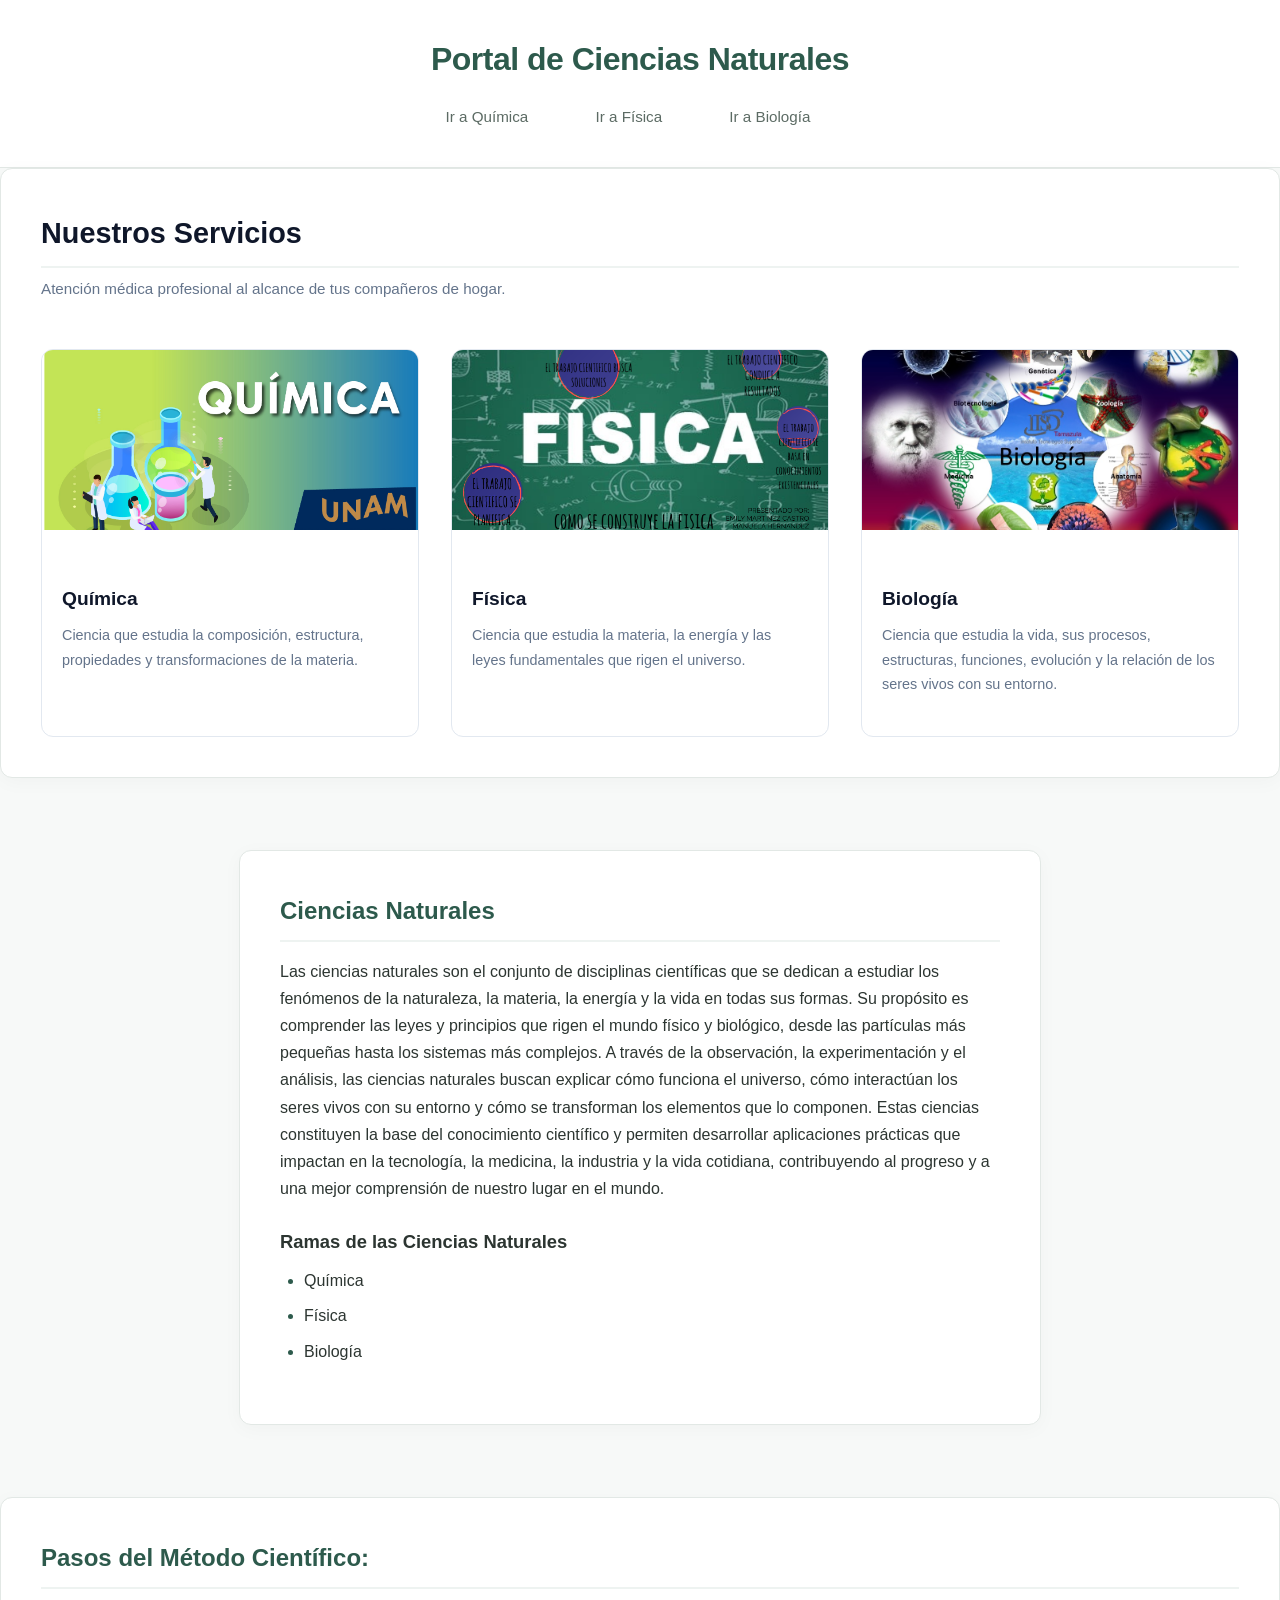
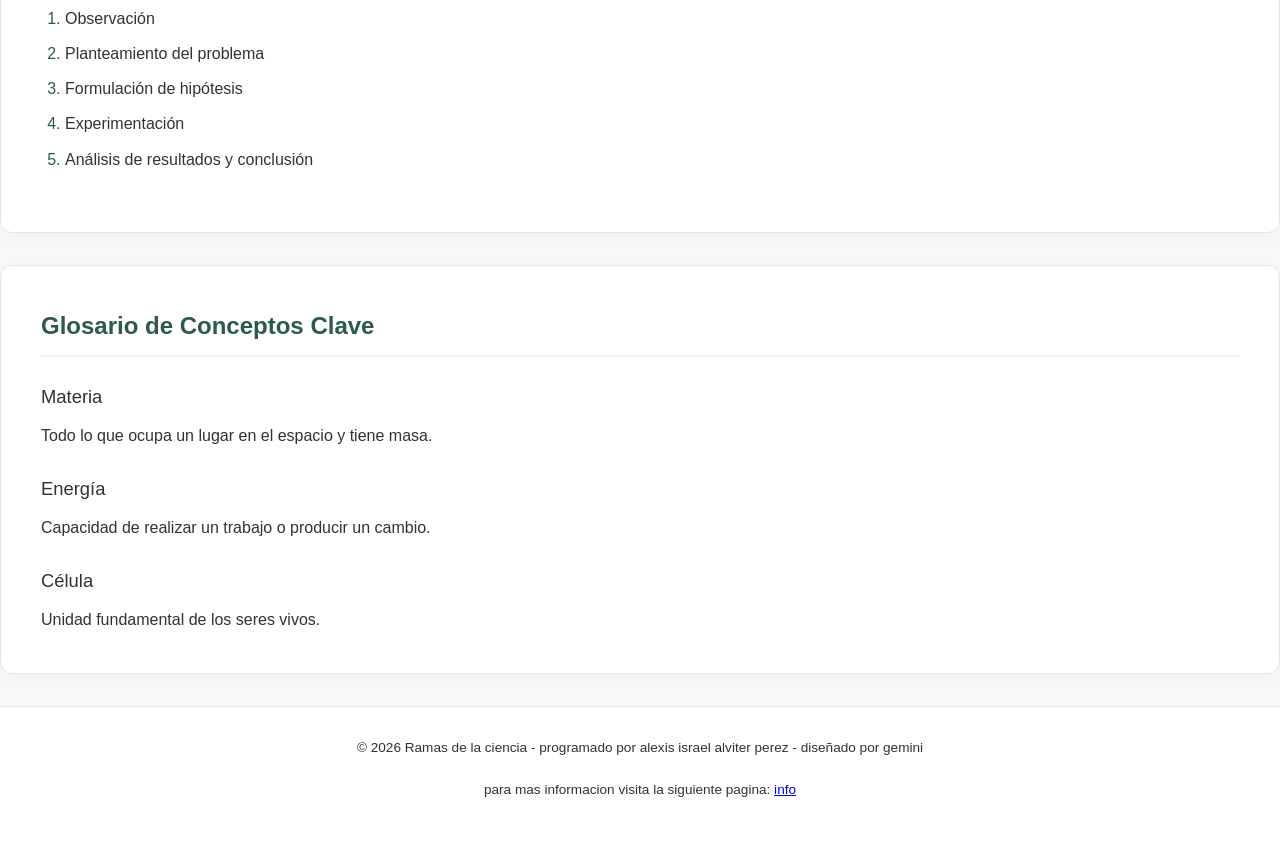
<file: index.html>
<!DOCTYPE html>
<html lang="es">
<head>
    <meta charset="UTF-8">
    <meta name="viewport" content="width=device-width, initial-scale=1.0">
    <title>Portal de Ciencias Naturales</title>
    <link rel="stylesheet" href="estilo.css">
</head>
<body>


    <header>
        <h1>Portal de Ciencias Naturales</h1>
        <nav>
        <a href="quimica.html" class="boton-menu">Ir a Química</a><br>
        <a href="fisica.html" class="boton-menu">Ir a Física</a><br>
        <a href="biologia.html" class="boton-menu">Ir a Biología</a><br>
        </nav>
    </header>

    <section class="services">
        <h2>Nuestros Servicios</h2>
        <p class="services-subtitle">Atención médica profesional al alcance de tus compañeros de hogar.</p>

        <div class="grid-services">
            <!-- Servicio 1 -->
            <div class="card">
                <img src="quimica.jpg" 
                     alt="quimica">
                <div class="card-body">
                    <h3>Química</h3>
                    <p>Ciencia que estudia la composición, estructura, propiedades y transformaciones de la materia.</p>
                </div>
            </div>

            <!-- Servicio 2 -->
            <div class="card">
                <img src="fisica.png" 
                     alt="fisica">
                <div class="card-body">
                    <h3>Física</h3>
                    <p>Ciencia que estudia la materia, la energía y las leyes fundamentales que rigen el universo.</p>
                </div>
            </div>

            <!-- Servicio 3 -->
            <div class="card">
                <img src="biologia.jpg" 
                     alt="biologia">
                <div class="card-body">
                    <h3>Biología</h3>
                    <p>Ciencia que estudia la vida, sus procesos, estructuras, funciones, evolución y la relación de los seres vivos con su entorno.</p>
                </div>
            </div>
        </div>
    </section>

    <main>
        <section id="cienciaNaturales">
            <h2>Ciencias Naturales</h2>
<p>
Las ciencias naturales son el conjunto de disciplinas científicas que se dedican a estudiar los fenómenos de la naturaleza, la materia, la energía y la vida en todas sus formas. 
Su propósito es comprender las leyes y principios que rigen el mundo físico y biológico, desde las partículas más pequeñas hasta los sistemas más complejos. 
A través de la observación, la experimentación y el análisis, las ciencias naturales buscan explicar cómo funciona el universo, cómo interactúan los seres vivos con su entorno 
y cómo se transforman los elementos que lo componen. Estas ciencias constituyen la base del conocimiento científico y permiten desarrollar aplicaciones prácticas que 
impactan en la tecnología, la medicina, la industria y la vida cotidiana, contribuyendo al progreso y a una mejor comprensión de nuestro lugar en el mundo.
</p>            
            <h3>Ramas de las Ciencias Naturales</h3>
            <ul>
                <li>Química</li>
                <li>Física</li>
                <li>Biología</li>
            </ul>
        </section>
    </main>

        <section id="metodoCientifico">
            <h2>Pasos del Método Científico:</h2>
            <ol>
                <li>Observación</li>
                <li>Planteamiento del problema</li>
                <li>Formulación de hipótesis</li>
                <li>Experimentación</li>
                <li>Análisis de resultados y conclusión</li>
            </ol>
        </section>

                <section id="conceptos">
            <h2>Glosario de Conceptos Clave</h2>

            <dl>
                <dt>Materia</dt>
                <dd>Todo lo que ocupa un lugar en el espacio y tiene masa.</dd>
                <dt>Energía</dt>
                <dd>Capacidad de realizar un trabajo o producir un cambio.</dd>
                <dt>Célula</dt>
                <dd>Unidad fundamental de los seres vivos.</dd>
            </dl>
        </section>

    <footer>
        <p>© 2026 Ramas de la ciencia - programado por alexis israel alviter perez - diseñado por gemini</p>
                    <p>
                para mas informacion visita la siguiente pagina: <a href="https://concepto.de/ciencias-naturales/">info</a><br>
            </p>
    </footer>

</body>
</html>
</file>
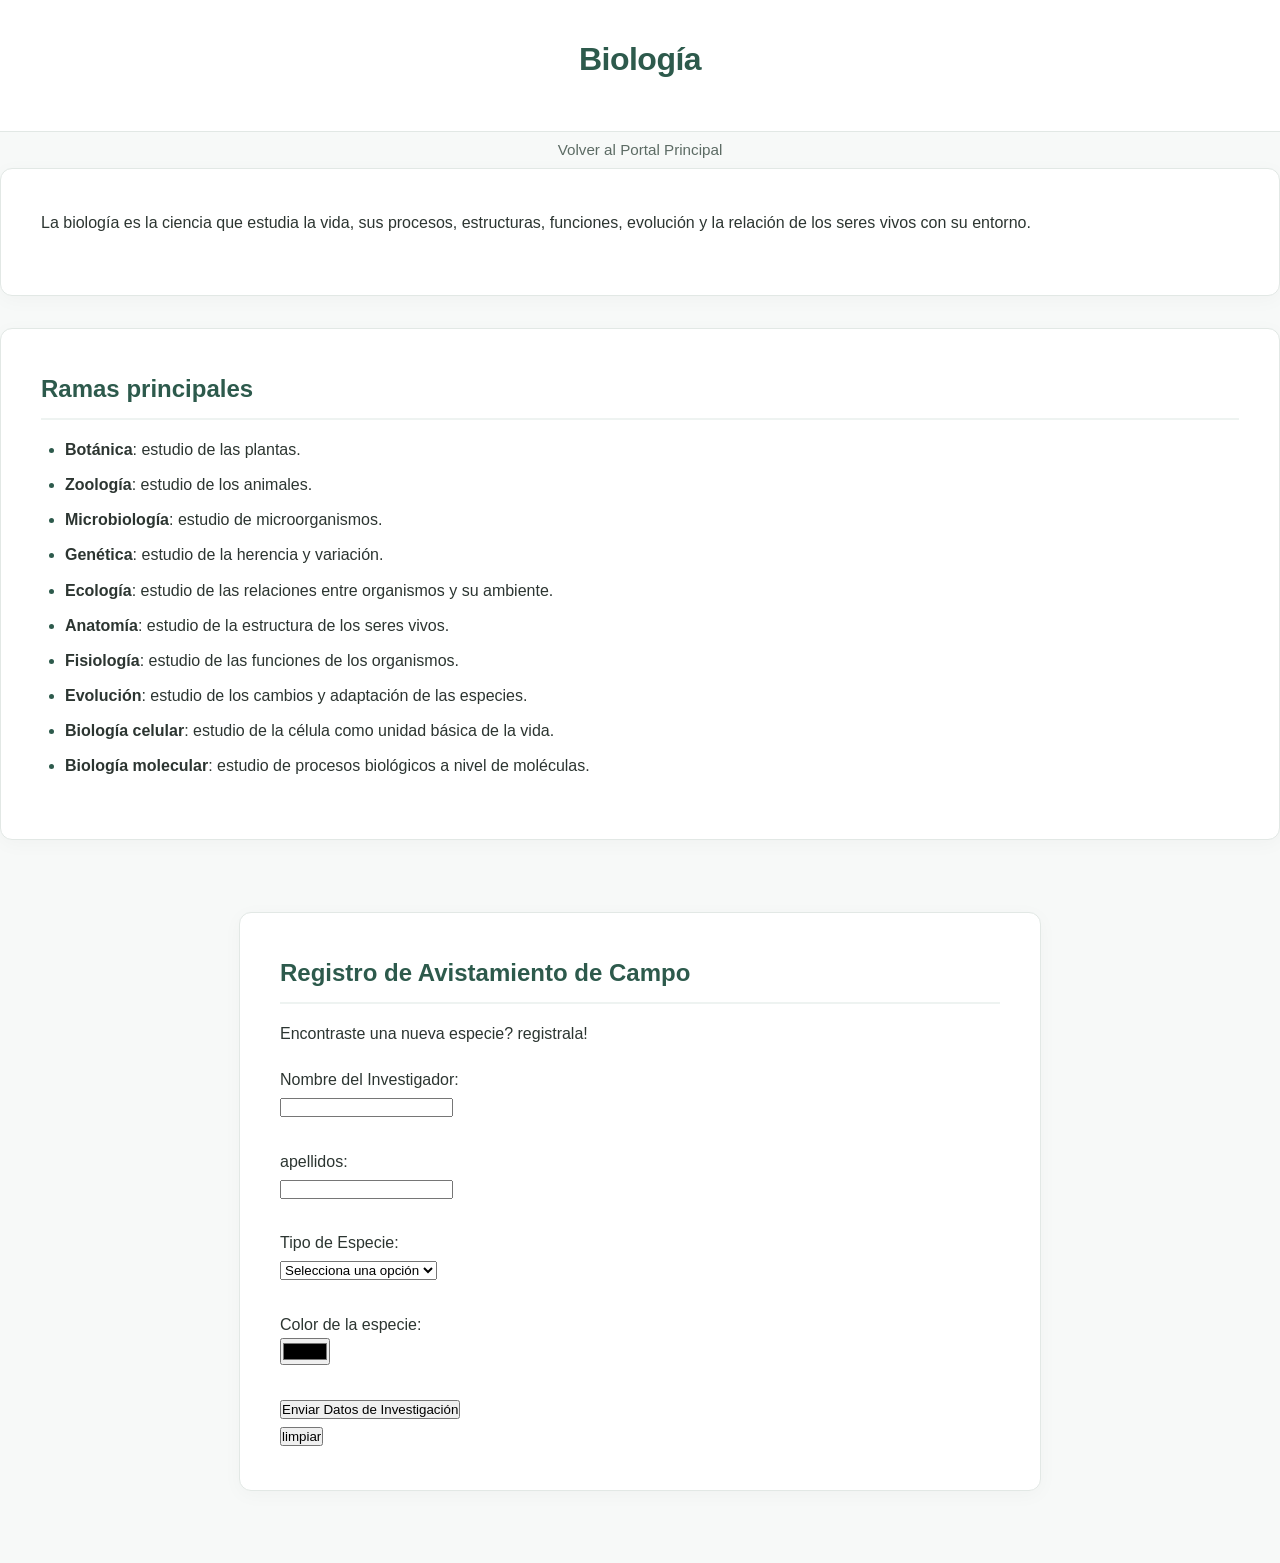
<file: biologia.html>
<!DOCTYPE html>
<html lang="es">
<head>
    <meta charset="UTF-8">
    <meta name="viewport" content="width=device-width, initial-scale=1.0">
    <title>Biologia</title>
    <link rel="stylesheet" href="estilo.css">
</head>
<body>
<header>
        <h1>Biología</h1>
</header>
<nav>
        <a href="index.html" class="boton-volver">Volver al Portal Principal</a>
</nav>
<section>
<p>
La biología es la ciencia que estudia la vida, sus procesos, estructuras, funciones, evolución y la relación de los seres vivos con su entorno.
</p>
</section>
<section>
<h2>Ramas principales</h2>
<ul>
  <li><strong>Botánica</strong>: estudio de las plantas.</li>
  <li><strong>Zoología</strong>: estudio de los animales.</li>
  <li><strong>Microbiología</strong>: estudio de microorganismos.</li>
  <li><strong>Genética</strong>: estudio de la herencia y variación.</li>
  <li><strong>Ecología</strong>: estudio de las relaciones entre organismos y su ambiente.</li>
  <li><strong>Anatomía</strong>: estudio de la estructura de los seres vivos.</li>
  <li><strong>Fisiología</strong>: estudio de las funciones de los organismos.</li>
  <li><strong>Evolución</strong>: estudio de los cambios y adaptación de las especies.</li>
  <li><strong>Biología celular</strong>: estudio de la célula como unidad básica de la vida.</li>
  <li><strong>Biología molecular</strong>: estudio de procesos biológicos a nivel de moléculas.</li>
</ul>
</section>
<main>
<section>
    <h2>Registro de Avistamiento de Campo</h2>
    <p>Encontraste una nueva especie? registrala!</p>

    <form method="get" action="#">
        
        <label for="investigador">Nombre del Investigador:</label><br>
        <input type="text" name="nombre" id="nombre" required><br><br>
        <label for="paterno">apellidos:</label><br>
        <input type="text" name="paterno" id="M"><br><br>
        <label for="tipo_especie">Tipo de Especie:</label><br>
        <select name="especie" id="especie" required>
            <option value="" disabled selected>Selecciona una opción</option>
            <option value="planta">Planta</option>
            <option value="animal">Animal</option>
            <option value="hongo">Hongo</option>
        </select><br><br>
        <label for="color_especie">Color de la especie:</label><br>
        <input type="color" name="colorEspecie" id="colorEspecie"><br><br>
        <input type="submit" value="Enviar Datos de Investigación" onclick="alert('¡Datos enviados con éxito para investigación!');"><br>
        <input type="reset" value="limpiar">

    </form>
</section>
</main>
</body>
</html>
</file>
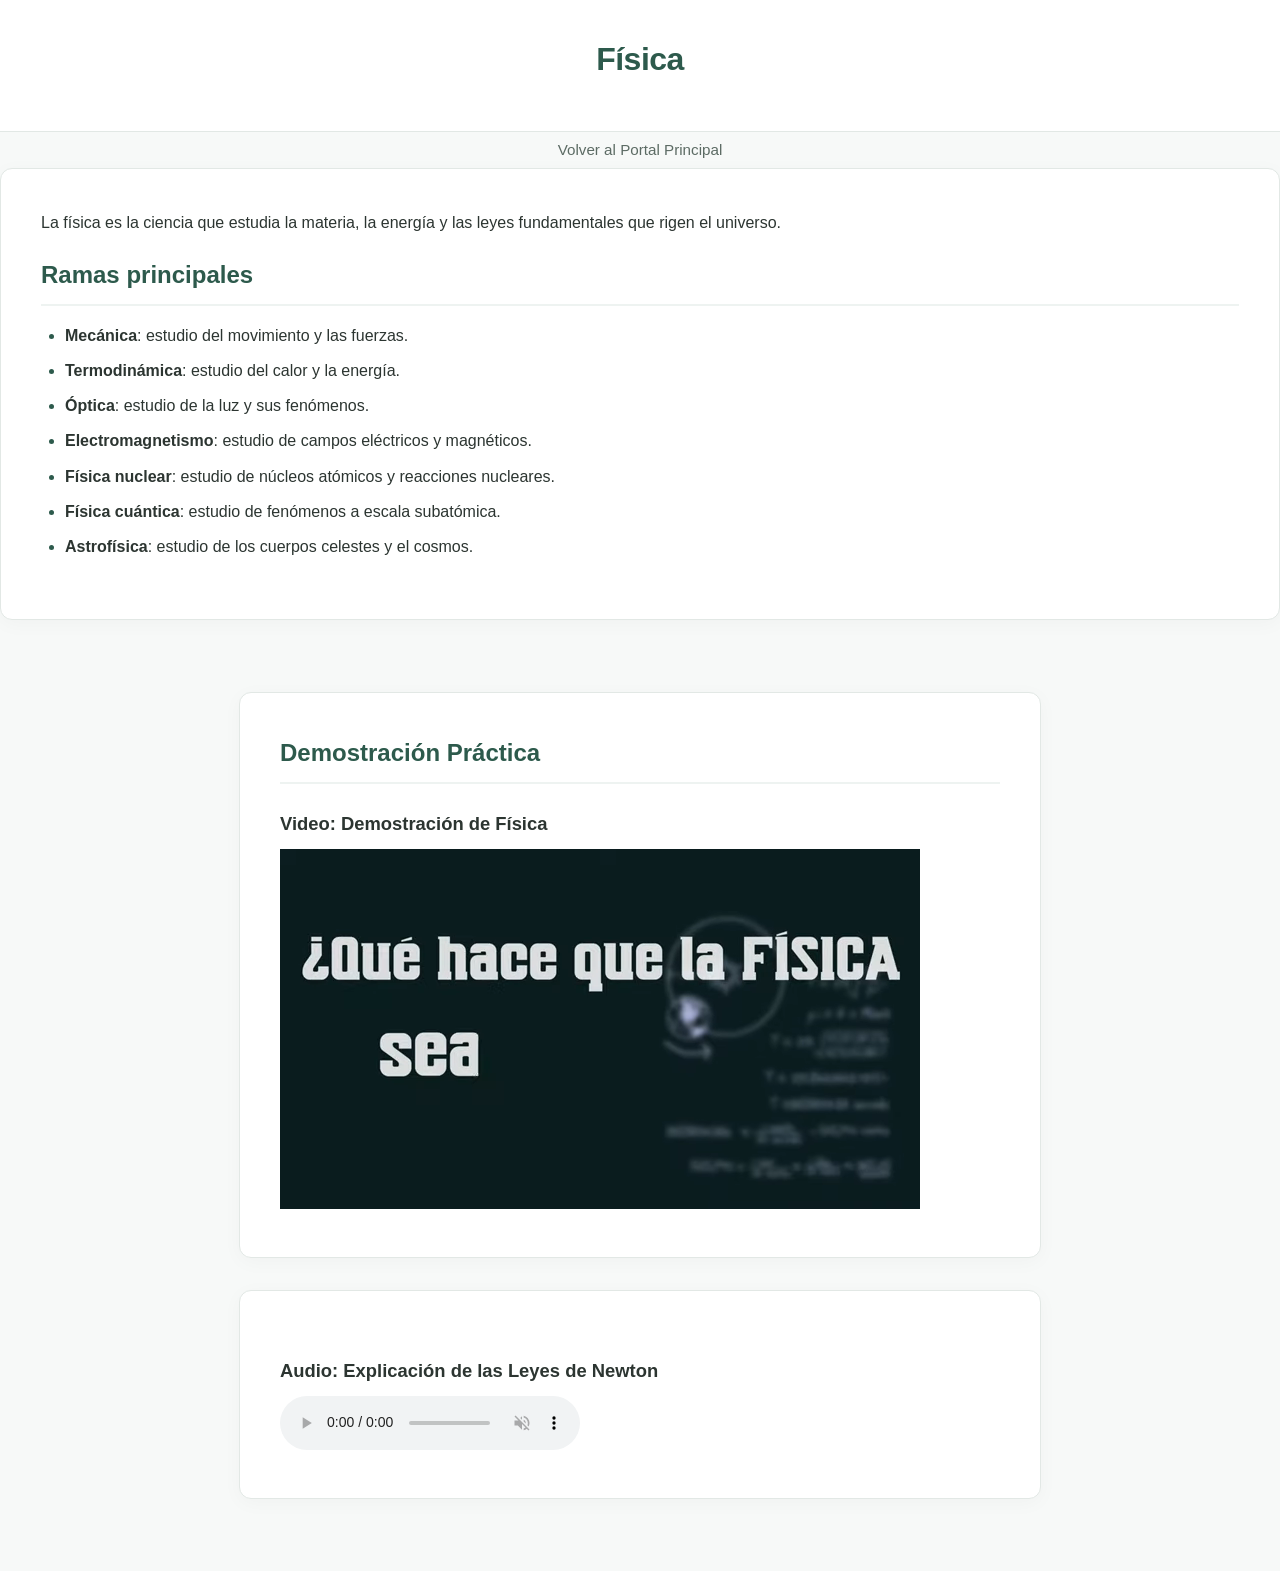
<file: fisica.html>
<!DOCTYPE html>
<html lang="es">
<head>
    <meta charset="UTF-8">
    <meta name="viewport" content="width=device-width, initial-scale=1.0">
    <title>Física</title>
    <link rel="stylesheet" href="estilo.css">
</head>
<body>
<header>
        <h1>Física</h1>
</header>
        <nav>
        <a href="index.html" class="boton-volver">Volver al Portal Principal</a>
        </nav>
        <section>
<p>
La física es la ciencia que estudia la materia, la energía y las leyes fundamentales que rigen el universo.
</p>

<h2>Ramas principales</h2>
<ul>
  <li><strong>Mecánica</strong>: estudio del movimiento y las fuerzas.</li>
  <li><strong>Termodinámica</strong>: estudio del calor y la energía.</li>
  <li><strong>Óptica</strong>: estudio de la luz y sus fenómenos.</li>
  <li><strong>Electromagnetismo</strong>: estudio de campos eléctricos y magnéticos.</li>
  <li><strong>Física nuclear</strong>: estudio de núcleos atómicos y reacciones nucleares.</li>
  <li><strong>Física cuántica</strong>: estudio de fenómenos a escala subatómica.</li>
  <li><strong>Astrofísica</strong>: estudio de los cuerpos celestes y el cosmos.</li>
</ul>
</section>
<main>
<section>
            <h2>Demostración Práctica</h2>
            
            <h3>Video: Demostración de Física</h3>
            <video width="640" height="360" controls muted autoplay loop>
                <source src="¿Qué es la FÍSICA_ _ En 2 minutos.webm" type="video/mp4">
                <source src="¿Qué es la FÍSICA_ _ En 2 minutos.webm" type="video/webm">
                Tu navegador no soporta la etiqueta de video.
            </video>
</section>
<section>
            <h3>Audio: Explicación de las Leyes de Newton</h3>
            <audio controls loop preload="auto" muted>
                <source src="WhatsApp Audio 2026-10-09 at 8.15.47 AM.mp4" type="audio/mp3">
                Tu navegador no soporta el elemento de audio.
            </audio>
</section>
</main>
</body>
</html>
</file>
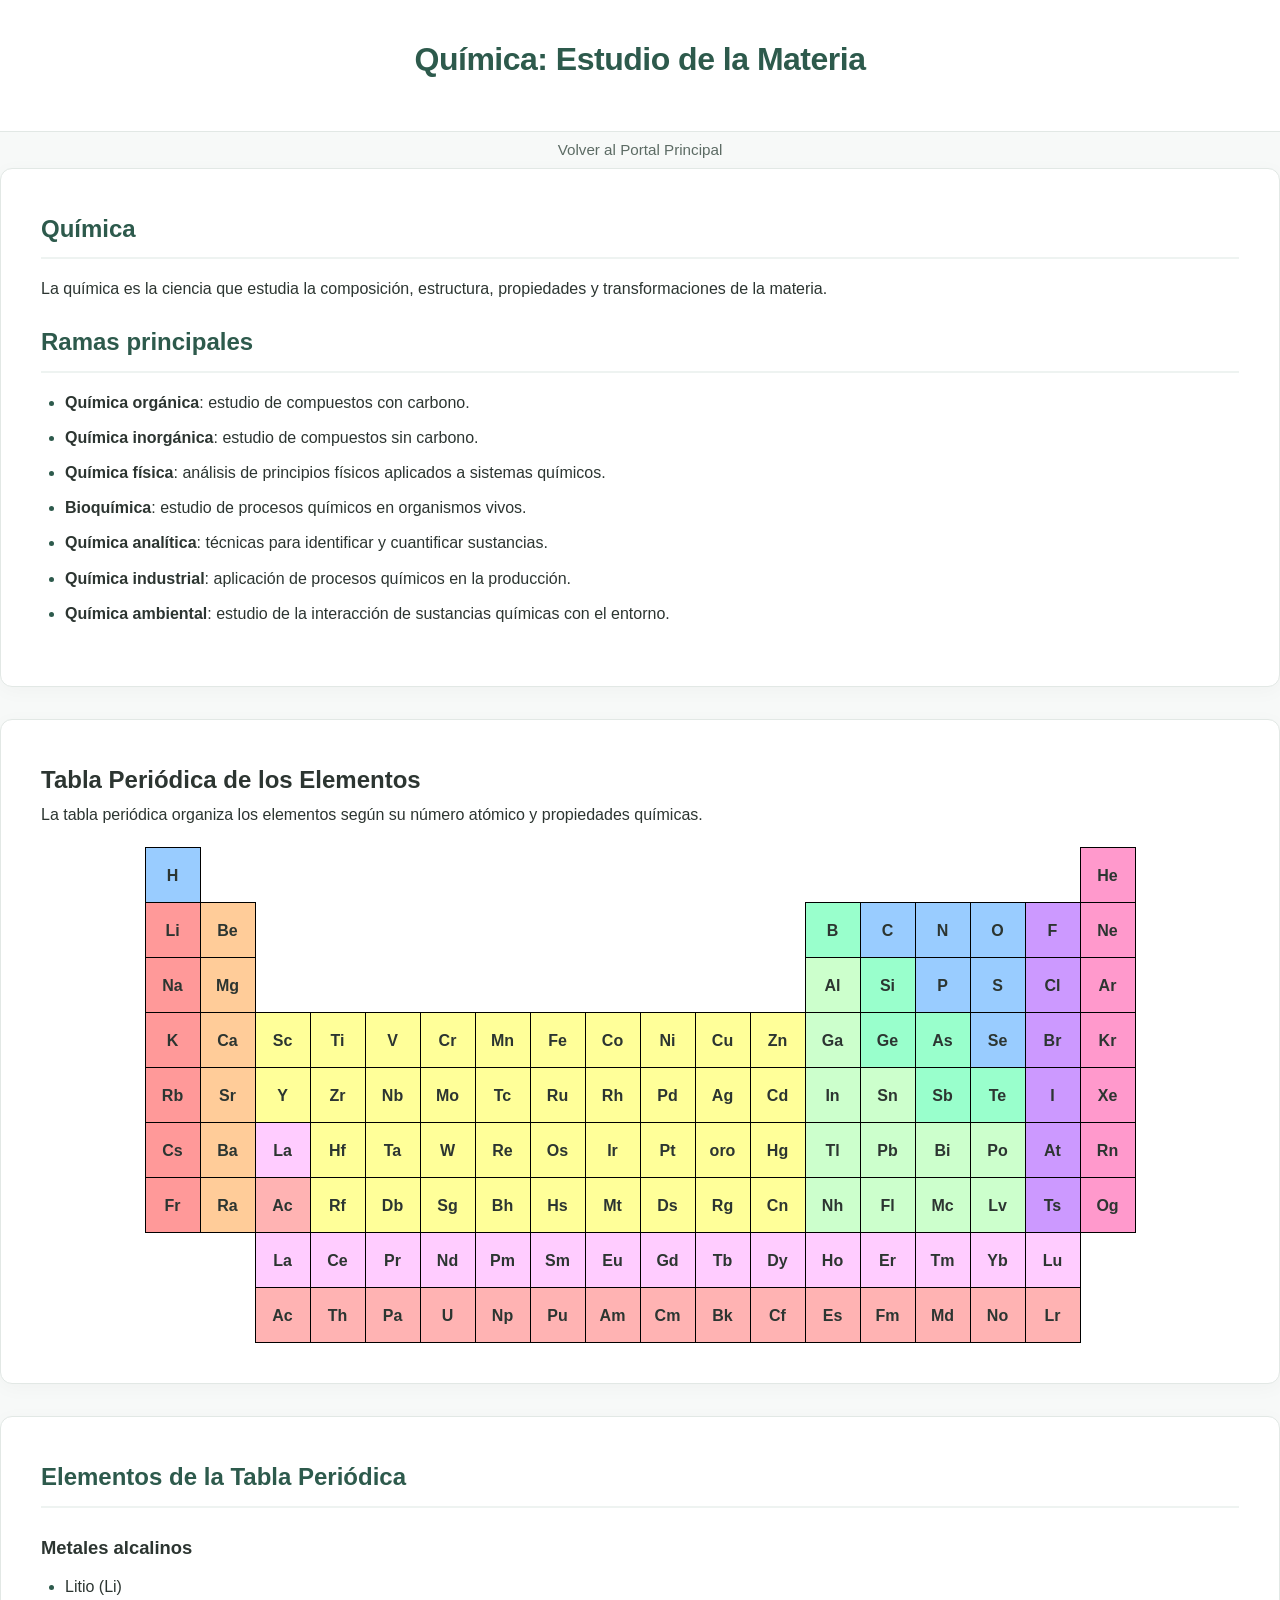
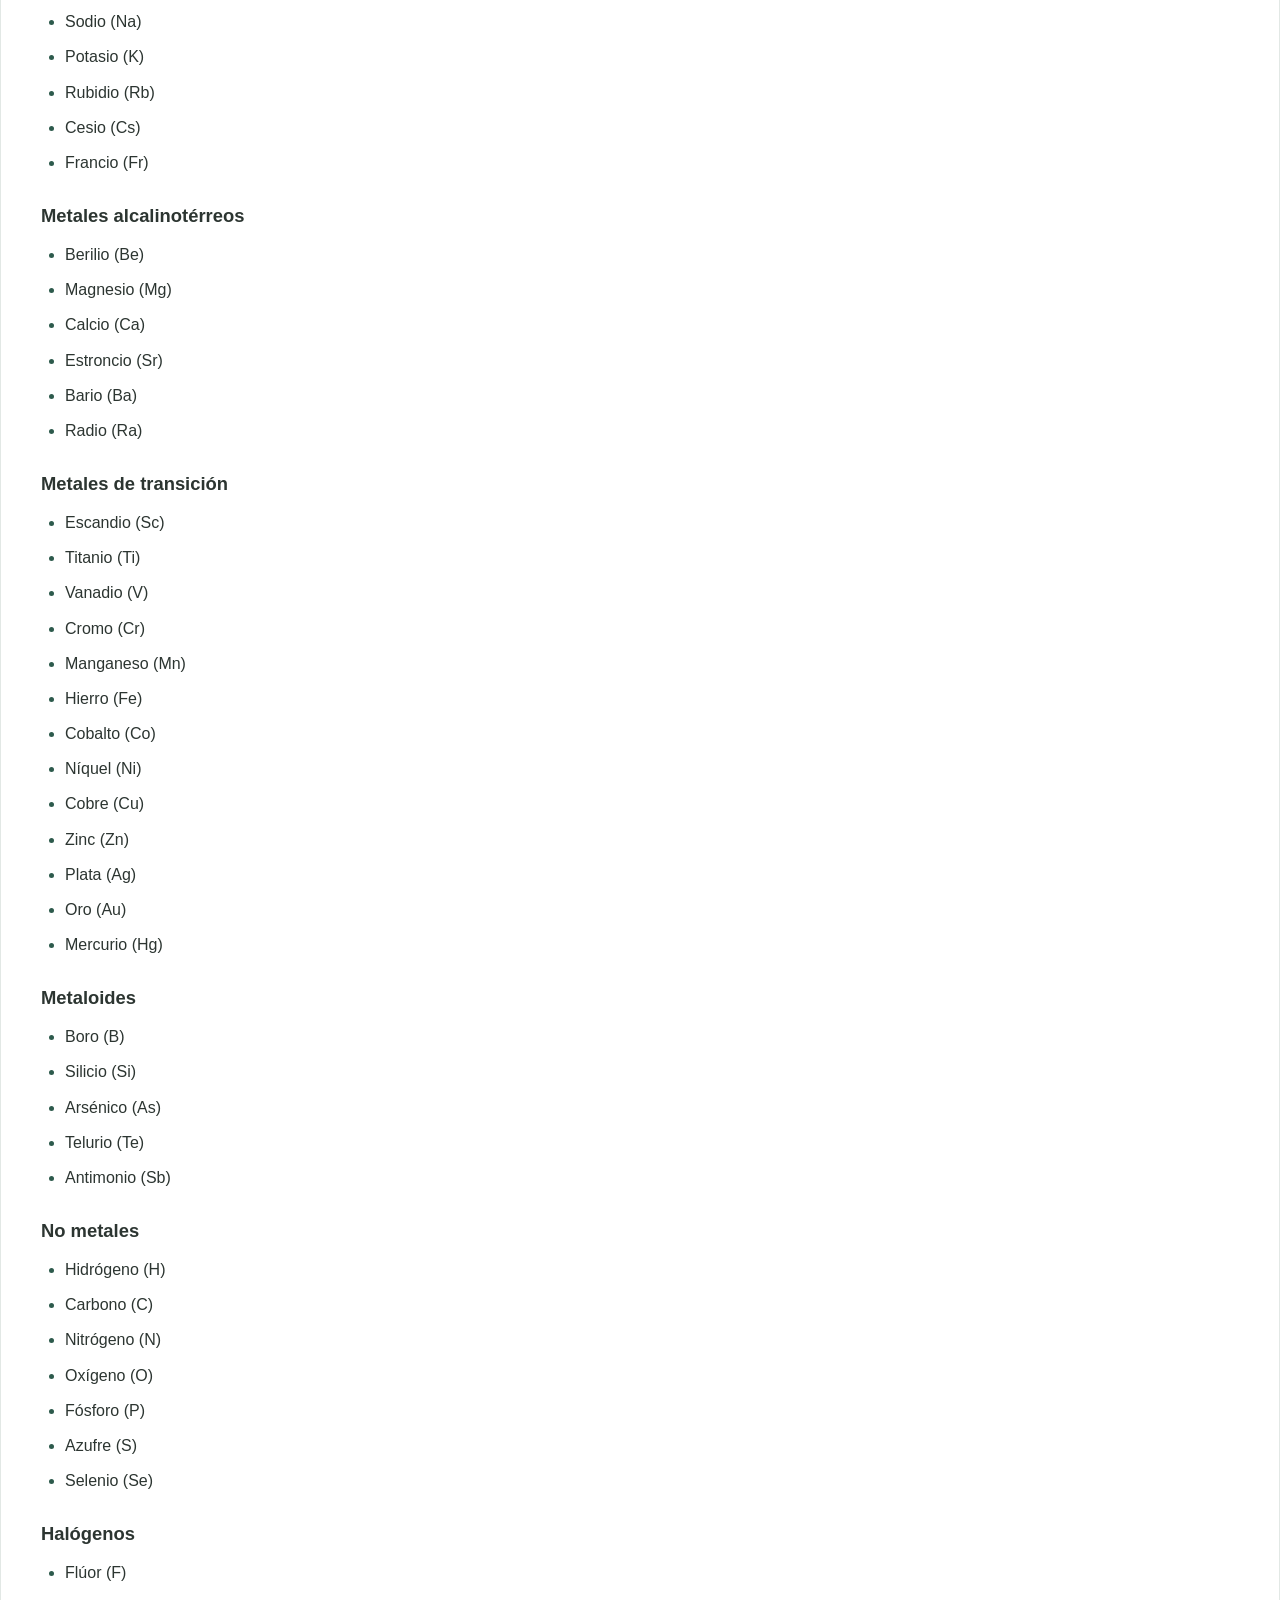
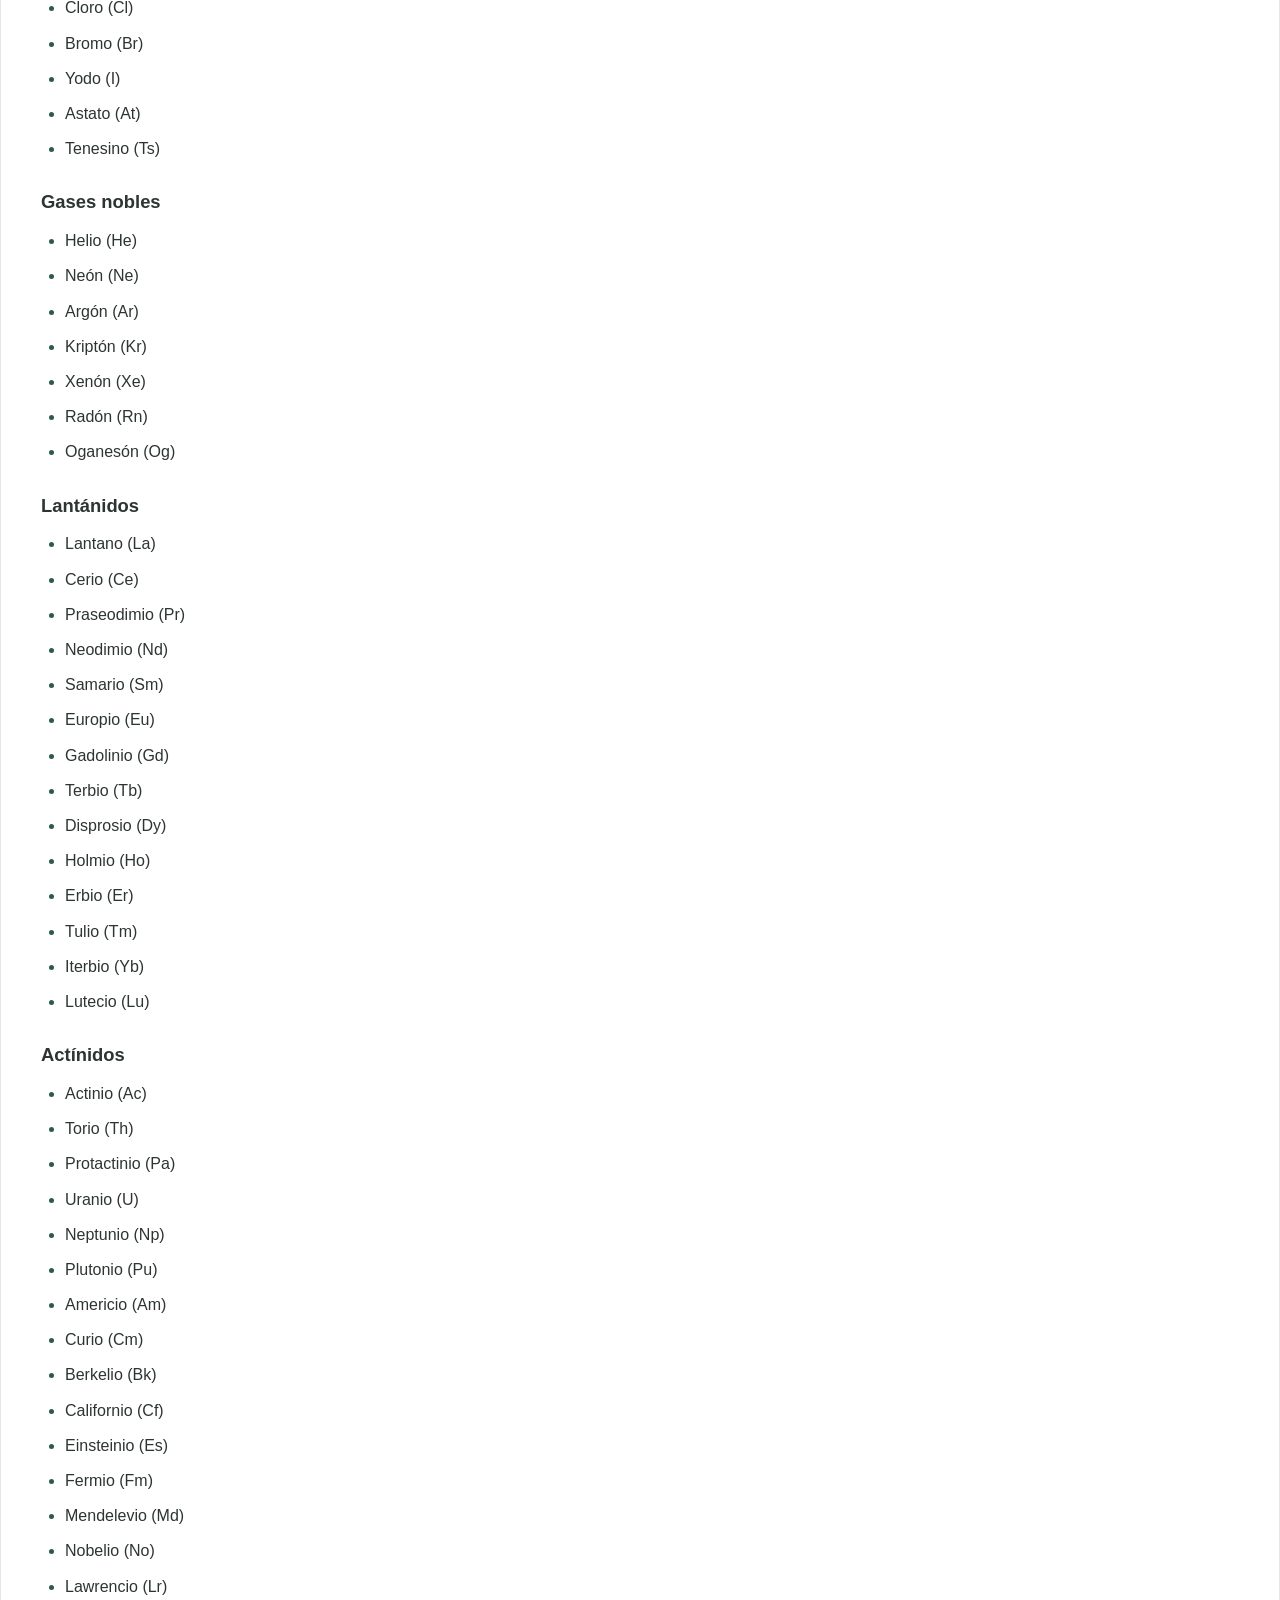
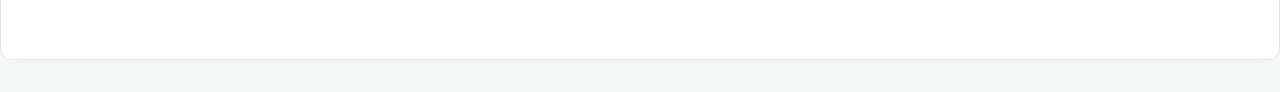
<file: quimica.html>
<!DOCTYPE html>
<html lang="es">
<head>
    <meta charset="UTF-8">
    <meta name="viewport" content="width=device-width, initial-scale=1.0">
    <title>Química</title>
    <link rel="stylesheet" href="estilo.css">
</head>
<body>
<header>
        <h1>Química: Estudio de la Materia</h1>
        </header>
        <nav>
        <a href="index.html" class="boton-volver">Volver al Portal Principal</a>
        </nav>
        <section>
<h2>Química</h2>
<p>
La química es la ciencia que estudia la composición, estructura, propiedades y transformaciones de la materia.
</p>

<h2>Ramas principales</h2>
<ul>
  <li><strong>Química orgánica</strong>: estudio de compuestos con carbono.</li>
  <li><strong>Química inorgánica</strong>: estudio de compuestos sin carbono.</li>
  <li><strong>Química física</strong>: análisis de principios físicos aplicados a sistemas químicos.</li>
  <li><strong>Bioquímica</strong>: estudio de procesos químicos en organismos vivos.</li>
  <li><strong>Química analítica</strong>: técnicas para identificar y cuantificar sustancias.</li>
  <li><strong>Química industrial</strong>: aplicación de procesos químicos en la producción.</li>
  <li><strong>Química ambiental</strong>: estudio de la interacción de sustancias químicas con el entorno.</li>
</ul>
</section>
<section>
<title>Tabla Periódica</title>

<div class="tabla-periodica-container">

    <h1>Tabla Periódica de los Elementos</h1>
                <p>La tabla periódica organiza los elementos según su número atómico y propiedades químicas.</p>

    <table>
        <tr>
            <td class="nometal">H</td>
            <td colspan="16" class="vacio"></td>
            <td class="gasnoble">He</td>
        </tr>
        <tr>
            <td class="alcalino">Li</td>
            <td class="alcalinoterreo">Be</td>
            <td colspan="10" class="vacio"></td>
            <td class="metaloide">B</td>
            <td class="nometal">C</td>
            <td class="nometal">N</td>
            <td class="nometal">O</td>
            <td class="halogeno">F</td>
            <td class="gasnoble">Ne</td>
        </tr>
        <tr>
            <td class="alcalino">Na</td>
            <td class="alcalinoterreo">Mg</td>
            <td colspan="10" class="vacio"></td>
            <td class="postransicion">Al</td>
            <td class="metaloide">Si</td>
            <td class="nometal">P</td>
            <td class="nometal">S</td>
            <td class="halogeno">Cl</td>
            <td class="gasnoble">Ar</td>
        </tr>
        <tr>
            <td class="alcalino">K</td>
            <td class="alcalinoterreo">Ca</td>
            <td class="transicion">Sc</td>
            <td class="transicion">Ti</td>
            <td class="transicion">V</td>
            <td class="transicion">Cr</td>
            <td class="transicion">Mn</td>
            <td class="transicion">Fe</td>
            <td class="transicion">Co</td>
            <td class="transicion">Ni</td>
            <td class="transicion">Cu</td>
            <td class="transicion">Zn</td>
            <td class="postransicion">Ga</td>
            <td class="metaloide">Ge</td>
            <td class="metaloide">As</td>
            <td class="nometal">Se</td>
            <td class="halogeno">Br</td>
            <td class="gasnoble">Kr</td>
        </tr>
        <tr>
            <td class="alcalino">Rb</td>
            <td class="alcalinoterreo">Sr</td>
            <td class="transicion">Y</td>
            <td class="transicion">Zr</td>
            <td class="transicion">Nb</td>
            <td class="transicion">Mo</td>
            <td class="transicion">Tc</td>
            <td class="transicion">Ru</td>
            <td class="transicion">Rh</td>
            <td class="transicion">Pd</td>
            <td class="transicion">Ag</td>
            <td class="transicion">Cd</td>
            <td class="postransicion">In</td>
            <td class="postransicion">Sn</td>
            <td class="metaloide">Sb</td>
            <td class="metaloide">Te</td>
            <td class="halogeno">I</td>
            <td class="gasnoble">Xe</td>
        </tr>
        <tr>
            <td class="alcalino">Cs</td>
            <td class="alcalinoterreo">Ba</td>
            <td class="lantanido">La</td>
            <td class="transicion">Hf</td>
            <td class="transicion">Ta</td>
            <td class="transicion">W</td>
            <td class="transicion">Re</td>
            <td class="transicion">Os</td>
            <td class="transicion">Ir</td>
            <td class="transicion">Pt</td>
            <td class="transicion">oro</td>
            <td class="transicion">Hg</td>
            <td class="postransicion">Tl</td>
            <td class="postransicion">Pb</td>
            <td class="postransicion">Bi</td>
            <td class="postransicion">Po</td>
            <td class="halogeno">At</td>
            <td class="gasnoble">Rn</td>
        </tr>
        <tr>
            <td class="alcalino">Fr</td>
            <td class="alcalinoterreo">Ra</td>
            <td class="actinido">Ac</td>
            <td class="transicion">Rf</td>
            <td class="transicion">Db</td>
            <td class="transicion">Sg</td>
            <td class="transicion">Bh</td>
            <td class="transicion">Hs</td>
            <td class="transicion">Mt</td>
            <td class="transicion">Ds</td>
            <td class="transicion">Rg</td>
            <td class="transicion">Cn</td>
            <td class="postransicion">Nh</td>
            <td class="postransicion">Fl</td>
            <td class="postransicion">Mc</td>
            <td class="postransicion">Lv</td>
            <td class="halogeno">Ts</td>
            <td class="gasnoble">Og</td>
        </tr>
        <tr>
            <td colspan="2" class="vacio"></td>
            <td class="lantanido">La</td>
            <td class="lantanido">Ce</td>
            <td class="lantanido">Pr</td>
            <td class="lantanido">Nd</td>
            <td class="lantanido">Pm</td>
            <td class="lantanido">Sm</td>
            <td class="lantanido">Eu</td>
            <td class="lantanido">Gd</td>
            <td class="lantanido">Tb</td>
            <td class="lantanido">Dy</td>
            <td class="lantanido">Ho</td>
            <td class="lantanido">Er</td>
            <td class="lantanido">Tm</td>
            <td class="lantanido">Yb</td>
            <td class="lantanido">Lu</td>
            <td class="vacio"></td>
        </tr>
        <tr>
            <td colspan="2" class="vacio"></td>
            <td class="actinido">Ac</td>
            <td class="actinido">Th</td>
            <td class="actinido">Pa</td>
            <td class="actinido">U</td>
            <td class="actinido">Np</td>
            <td class="actinido">Pu</td>
            <td class="actinido">Am</td>
            <td class="actinido">Cm</td>
            <td class="actinido">Bk</td>
            <td class="actinido">Cf</td>
            <td class="actinido">Es</td>
            <td class="actinido">Fm</td>
            <td class="actinido">Md</td>
            <td class="actinido">No</td>
            <td class="actinido">Lr</td>
            <td class="vacio"></td>
        </tr>
    </table>
</section>
<section>
    <h2>Elementos de la Tabla Periódica</h2>

    <h3>Metales alcalinos</h3>
    <ul>
      <li>Litio (Li)</li>
      <li>Sodio (Na)</li>
      <li>Potasio (K)</li>
      <li>Rubidio (Rb)</li>
      <li>Cesio (Cs)</li>
      <li>Francio (Fr)</li>
    </ul>

    <h3>Metales alcalinotérreos</h3>
    <ul>
      <li>Berilio (Be)</li>
      <li>Magnesio (Mg)</li>
      <li>Calcio (Ca)</li>
      <li>Estroncio (Sr)</li>
      <li>Bario (Ba)</li>
      <li>Radio (Ra)</li>
    </ul>

    <h3>Metales de transición</h3>
    <ul>
      <li>Escandio (Sc)</li>
      <li>Titanio (Ti)</li>
      <li>Vanadio (V)</li>
      <li>Cromo (Cr)</li>
      <li>Manganeso (Mn)</li>
      <li>Hierro (Fe)</li>
      <li>Cobalto (Co)</li>
      <li>Níquel (Ni)</li>
      <li>Cobre (Cu)</li>
      <li>Zinc (Zn)</li>
      <li>Plata (Ag)</li>
      <li>Oro (Au)</li>
      <li>Mercurio (Hg)</li>
    </ul>

    <h3>Metaloides</h3>
    <ul>
      <li>Boro (B)</li>
      <li>Silicio (Si)</li>
      <li>Arsénico (As)</li>
      <li>Telurio (Te)</li>
      <li>Antimonio (Sb)</li>
    </ul>

    <h3>No metales</h3>
    <ul>
      <li>Hidrógeno (H)</li>
      <li>Carbono (C)</li>
      <li>Nitrógeno (N)</li>
      <li>Oxígeno (O)</li>
      <li>Fósforo (P)</li>
      <li>Azufre (S)</li>
      <li>Selenio (Se)</li>
    </ul>

    <h3>Halógenos</h3>
    <ul>
      <li>Flúor (F)</li>
      <li>Cloro (Cl)</li>
      <li>Bromo (Br)</li>
      <li>Yodo (I)</li>
      <li>Astato (At)</li>
      <li>Tenesino (Ts)</li>
    </ul>

    <h3>Gases nobles</h3>
    <ul>
      <li>Helio (He)</li>
      <li>Neón (Ne)</li>
      <li>Argón (Ar)</li>
      <li>Kriptón (Kr)</li>
      <li>Xenón (Xe)</li>
      <li>Radón (Rn)</li>
      <li>Oganesón (Og)</li>
    </ul>

    <h3>Lantánidos</h3>
    <ul>
      <li>Lantano (La)</li>
      <li>Cerio (Ce)</li>
      <li>Praseodimio (Pr)</li>
      <li>Neodimio (Nd)</li>
      <li>Samario (Sm)</li>
      <li>Europio (Eu)</li>
      <li>Gadolinio (Gd)</li>
      <li>Terbio (Tb)</li>
      <li>Disprosio (Dy)</li>
      <li>Holmio (Ho)</li>
      <li>Erbio (Er)</li>
      <li>Tulio (Tm)</li>
      <li>Iterbio (Yb)</li>
      <li>Lutecio (Lu)</li>
    </ul>

    <h3>Actínidos</h3>
    <ul>
      <li>Actinio (Ac)</li>
      <li>Torio (Th)</li>
      <li>Protactinio (Pa)</li>
      <li>Uranio (U)</li>
      <li>Neptunio (Np)</li>
      <li>Plutonio (Pu)</li>
      <li>Americio (Am)</li>
      <li>Curio (Cm)</li>
      <li>Berkelio (Bk)</li>
      <li>Californio (Cf)</li>
      <li>Einsteinio (Es)</li>
      <li>Fermio (Fm)</li>
      <li>Mendelevio (Md)</li>
      <li>Nobelio (No)</li>
      <li>Lawrencio (Lr)</li>
    </ul>
</section>
</div> 

</body>
</html>
</file>
<file: estilo.css>
/* =========================================
   1. CONFIGURACIÓN GENERAL Y VARIABLES
   ========================================= */
:root {
    --bg-fondo: #f7f9f8;       /* Blanco humo muy suave (cansa menos la vista) */
    --bg-tarjeta: #ffffff;     /* Blanco puro para destacar el contenido */
    --texto-principal: #2c3531;/* Gris carbón oscuro (más elegante que el negro puro) */
    --texto-suave: #5c6b64;    /* Gris verdoso para detalles secundarios */
    --acento: #2d5a4c;         /* Verde bosque sobrio y elegante */
    --acento-hover: #1e3f35;   /* Tono más oscuro al pasar el mouse */
    --borde-sutil: #e2e8e5;    /* Línea divisoria casi invisible */
}

* {
    margin: 0;
    padding: 0;
    box-sizing: border-box;
}

body {
    font-family: -apple-system, BlinkMacSystemFont, "Segoe UI", Roboto, Helvetica, Arial, sans-serif;
    background-color: var(--bg-fondo);
    color: var(--texto-principal);
    line-height: 1.7; /* Espaciado entre líneas para que sea muy cómodo de leer */
    display: flex;
    flex-direction: column;
    min-height: 100vh;
}

/* =========================================
   2. ENCABEZADO Y NAVEGACIÓN (HEADER)
   ========================================= */
header {
    background-color: var(--bg-tarjeta);
    border-bottom: 1px solid var(--borde-sutil);
    padding: 2rem 1.5rem;
    text-align: center;
}

header h1 {
    font-size: 2rem;
    font-weight: 700;
    color: var(--acento);
    letter-spacing: -0.5px;
    margin-bottom: 0.8rem;
}

nav {
    display: flex;
    justify-content: center;
    gap: 1.5rem; /* Espacio limpio entre enlaces, sin necesidad de barras "|" */
    flex-wrap: wrap;
}

nav a {
    text-decoration: none;
    color: var(--texto-suave);
    font-weight: 500;
    font-size: 0.95rem;
    padding: 0.3rem 0.6rem;
    border-radius: 6px;
    transition: all 0.25s ease;
}

nav a:hover {
    color: var(--acento);
    background-color: #eef3f1; /* Fondo sutil al pasar el cursor */
}

/* =========================================
   3. CONTENIDO PRINCIPAL (MAIN Y SECTION)
   ========================================= */
main {
    flex: 1; /* Empuja el footer hacia abajo si hay poco contenido */
    width: 100%;
    max-width: 850px; /* Evita que las líneas de texto sean eternas en pantallas grandes */
    margin: 2.5rem auto;
    padding: 0 1.5rem;
}

section {
    background-color: var(--bg-tarjeta);
    padding: 2.5rem;
    border-radius: 12px;
    border: 1px solid var(--borde-sutil);
    box-shadow: 0 4px 20px rgba(0, 0, 0, 0.03); /* Sombra ultra ligera para dar profundidad */
    margin-bottom: 2rem;
}

section h2 {
    font-size: 1.5rem;
    color: var(--acento);
    margin-bottom: 1rem;
    padding-bottom: 0.5rem;
    border-bottom: 2px solid #eef3f1;
}

section h3 {
    font-size: 1.15rem;
    color: var(--texto-principal);
    margin-top: 1.5rem;
    margin-bottom: 0.6rem;
}

section dt {
    font-size: 1.15rem;
    color: var(--texto-principal);
    margin-top: 1.5rem;
    margin-bottom: 0.6rem;
}

p {
    margin-bottom: 1.2rem;
    color: var(--texto-principal);
}

/* Listas limpias */
ul, ol {
    margin-left: 1.5rem;
    margin-bottom: 1.2rem;
}

li {
    margin-bottom: 0.5rem;
}

li::marker {
    color: var(--acento); /* Las viñetas toman el color elegante principal */
}

/* =========================================
   4. PIE DE PÁGINA (FOOTER)
   ========================================= */
footer {
    text-align: center;
    padding: 1.8rem 1rem;
    color: var(--texto-suave);
    font-size: 0.85rem;
    border-top: 1px solid var(--borde-sutil);
    background-color: var(--bg-tarjeta);
    margin-top: auto;
}

    <!-- SECCIÓN DE imagenes -->


.services {
            padding: 4rem 5%;
            text-align: center;
        }

        .services h2 {
            font-size: 1.8rem;
            color: #0f172a;
            margin-bottom: 0.5rem;
        }

        .services-subtitle {
            color: #64748b;
            margin-bottom: 3rem;
            font-size: 0.95rem;
        }

        .grid-services {
            display: grid;
            grid-template-columns: repeat(auto-fit, minmax(260px, 1fr));
            gap: 2rem;
        }

        .card {
            background: #ffffff;
            border-radius: 12px;
            overflow: hidden;
            border: 1px solid #e2e8f0;
            text-align: left;
            transition: transform 0.2s;
        }

        .card:hover {
            transform: translateY(-4px);
        }

        .card img {
            width: 100%;
            height: 180px;
            object-fit: cover;
        }

        .card-body {
            padding: 1.25rem;
        }

        .card-body h3 {
            font-size: 1.2rem;
            color: #0f172a;
            margin-bottom: 0.5rem;
        }

        .card-body p {
            font-size: 0.9rem;
            color: #64748b;
        }

        //tabla periodica
        
        .tabla-periodica-container {
    font-family: Arial, sans-serif;
    text-align: center;
    background-color: white;
}

.tabla-periodica-container table {
    border-collapse: collapse;
    margin: auto;
}

.tabla-periodica-container td {
    border: 1px solid black;
    width: 55px;
    height: 55px;
    text-align: center;
    font-weight: bold;
}

.tabla-periodica-container .alcalino {
    background-color: #ff9999;
}

.tabla-periodica-container .alcalinoterreo {
    background-color: #ffcc99;
}

.tabla-periodica-container .transicion {
    background-color: #ffff99;
}

.tabla-periodica-container .postransicion {
    background-color: #ccffcc;
}

.tabla-periodica-container .metaloide {
    background-color: #99ffcc;
}

.tabla-periodica-container .nometal {
    background-color: #99ccff;
}

.tabla-periodica-container .halogeno {
    background-color: #cc99ff;
}

.tabla-periodica-container .gasnoble {
    background-color: #ff99cc;
}

.tabla-periodica-container .lantanido {
    background-color: #ffccff;
}

.tabla-periodica-container .actinido {
    background-color: #ffb3b3;
}

.tabla-periodica-container .vacio {
    border: none;
    background-color: white;
}

.tabla-periodica-container a {
    color: black;
    text-decoration: none;
}

.tabla-periodica-container a:hover {
    text-decoration: underline;
}
</file>
